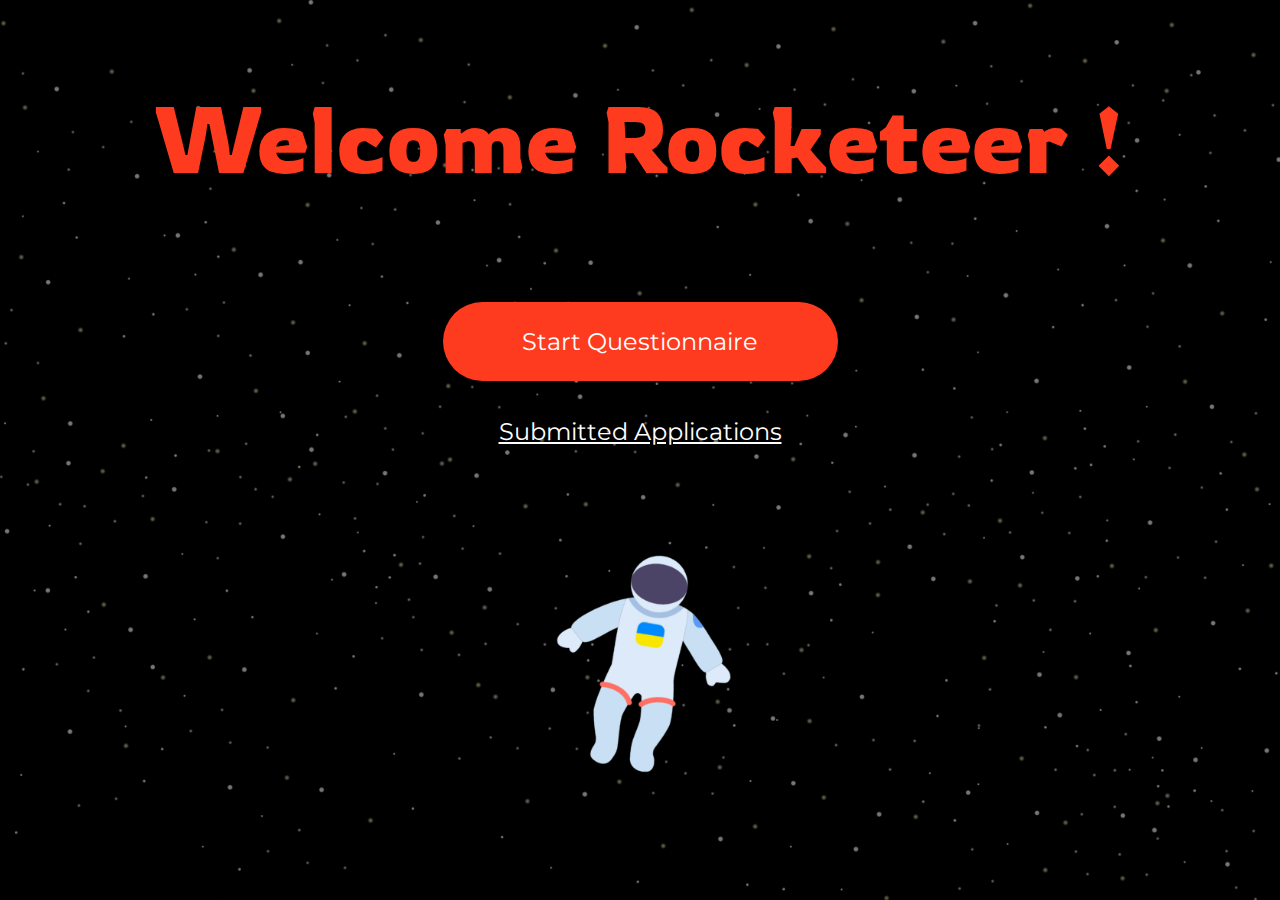
<file: index.html>
<!DOCTYPE html>
<html lang="en">
<head>
    <meta charset="UTF-8">
    <meta http-equiv="X-UA-Compatible" content="IE=edge">
    <meta name="viewport" content="width=device-width, initial-scale=1.0">
    <link rel="stylesheet" href="styles/style.css">
    <title>Document</title>
</head>
<body>
    <section class="MainPage">
            <!-- heading  -->
        <h1 class="Welcome">Welcome Rocketeer !</h1>
        <!-- buttons -->
        <section class="ButtonHolder">
            <a href="./PersonalInformation.html"><button class="Btn PrimaryBtn">Start Questionnaire</button></a>
            <a href="#"><button class="Btn SecondaryBtn">Submitted Applications</button></a>
        </section>
            
        <!-- image container -->
            
        <img class="Astronaut" src="./images/rocketman.png" alt="rocketman" />
    </section>
</body>
</html>
</file>
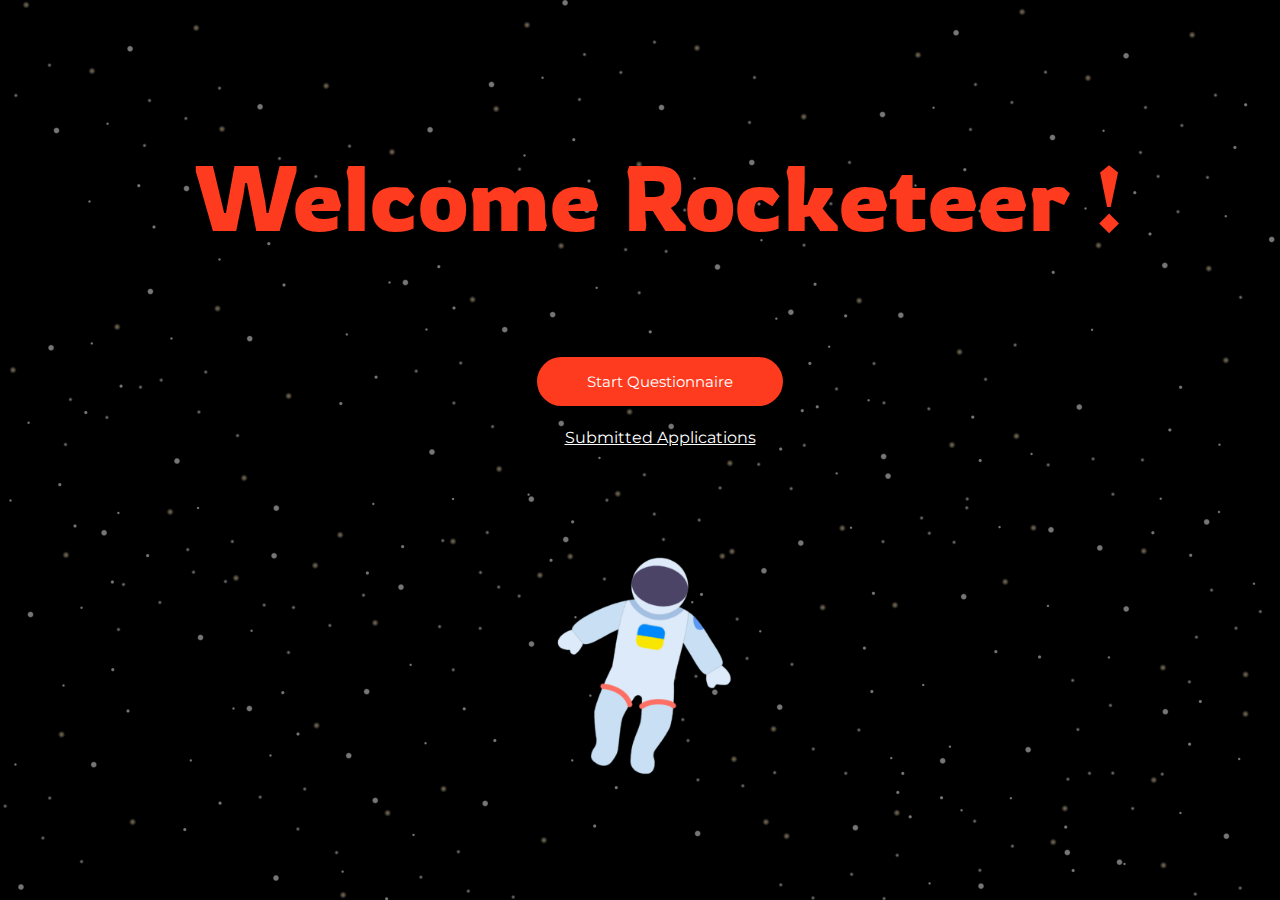
<file: archive/index.html>
<!DOCTYPE html>
<html lang="en">
  <head>
    <meta charset="UTF-8" />
    <meta http-equiv="X-UA-Compatible" content="IE=edge" />
    <meta name="viewport" content="width=device-width, initial-scale=1.0" />
    <title>RedBerry</title>
    <!-- <link rel="stylesheet" href="./styles/reset.css"> -->
    <link rel="stylesheet" href="./styles/style.css" />
  </head>
  <body>
    <header>
      <div>
        <ul>
          <h1 class="welcome">Welcome Rocketeer !</h1>
          <h2 class="butn">
            <a href="#"><button class="btn">Start Questionnaire</button></a>
          </h2>
          <h3 class="butn2">
            <a href="#"><button class="btn2">Submitted Applications</button></a>
          </h3>
        </ul>
      </div>
    </header>
    <div class="image-holder">
      <img class="img" src="./images/rocketman.png" alt="rocketman" />
    </div>
  </body>
</html>
</file>
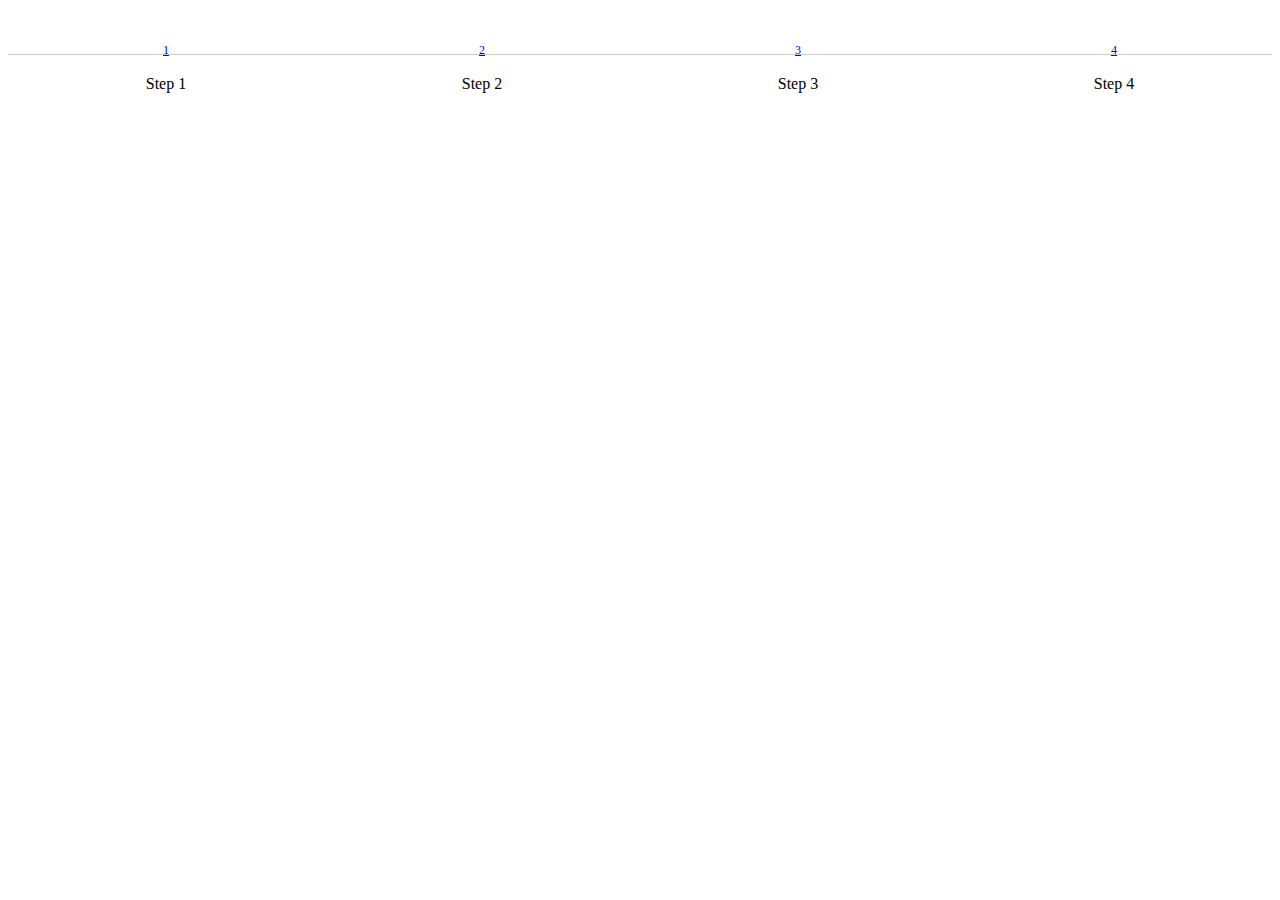
<file: MultiStep/index.html>
<!DOCTYPE html>
<html lang="en">
<head>
    <meta charset="UTF-8">
    <meta http-equiv="X-UA-Compatible" content="IE=edge">
    <meta name="viewport" content="width=device-width, initial-scale=1.0">
    <link rel="stylesheet" href="./style.css">
    <!-- <script src="./skript.js" ></script> -->
    <title>Document</title>
</head>
<body>
    <div class="container">
        <div class="stepwizard">
            <div class="stepwizard-row setup-panel">
                <div class="stepwizard-step">
                    <a href="#step-1" type="button" class="btn btn-primary btn-circle">1</a>
                    <p>Step 1</p>
                </div>
                <div class="stepwizard-step">
                    <a href="#step-2" type="button" class="btn btn-default btn-circle" disabled="disabled">2</a>
                    <p>Step 2</p>
                </div>
                <div class="stepwizard-step">
                    <a href="#step-3" type="button" class="btn btn-default btn-circle" disabled="disabled">3</a>
                    <p>Step 3</p>
                </div>
                 <div class="stepwizard-step">
                    <a href="#step-4" type="button" class="btn btn-default btn-circle" disabled="disabled">4</a>
                    <p>Step 4</p>
                </div>
            </div>
        </div>
        <!-- <form role="form">
            <div class="row setup-content" id="step-1">
                <div class="col-xs-12">
                    <div class="col-md-12">
                        <h3> Step 1</h3>
                        <div class="form-group">
                            <label class="control-label">First Name</label>
                            <input  maxlength="100" type="text" required="required" class="form-control" placeholder="Enter First Name"  />
                        </div>
                        <div class="form-group">
                            <label class="control-label">Last Name</label>
                            <input maxlength="100" type="text" required="required" class="form-control" placeholder="Enter Last Name" />
                        </div>
                        <button class="btn btn-primary nextBtn btn-lg pull-right" type="button" >Next</button>
                    </div>
                </div>
            </div>
            <div class="row setup-content" id="step-2">
                <div class="col-xs-12">
                    <div class="col-md-12">
                        <h3> Step 2</h3>
                        <div class="form-group">
                            <label class="control-label">Company Name</label>
                            <input maxlength="200" type="text" required="required" class="form-control" placeholder="Enter Company Name" />
                        </div>
                        <div class="form-group">
                            <label class="control-label">Company Address</label>
                            <input maxlength="200" type="text" required="required" class="form-control" placeholder="Enter Company Address"  />
                        </div>
                        <button class="btn btn-default prevBtn btn-lg pull-left" type="button" >Prev</button>
                        <button class="btn btn-primary nextBtn btn-lg pull-right" type="button" >Next</button>
                    </div>
                </div>
            </div>
            <div class="row setup-content" id="step-3">
                <div class="col-xs-12">
                    <div class="col-md-12">
                        <h3> Step 3</h3>
                        <div class="form-group">
                            <label class="control-label">Skills</label>
                            <input maxlength="200" type="text" required="required" class="form-control" placeholder="Enter skill or skills" />
                        </div>
                        <div class="form-group">
                            <label class="control-label">Comment</label>
                            <textarea class="form-control" placeholder="Enter Comment" ></textarea>
                        </div>
                        <button class="btn btn-default prevBtn btn-lg pull-left" type="button" >Prev</button>
                        <button class="btn btn-primary nextBtn btn-lg pull-right" type="button" >Next</button>
                    </div>
                </div>
            </div>
            <div class="row setup-content" id="step-4">
                <div class="col-xs-12">
                    <div class="col-md-12">
                        <h3> Step 4</h3>
                        <button class="btn btn-default prevBtn btn-lg pull-left" type="button" >Prev</button>
                        <button class="btn btn-success btn-lg pull-right" type="submit">Finish!</button>
                    </div>
                </div>
            </div>
        </form>
        </div> -->
       
</body>
</html>
</file>
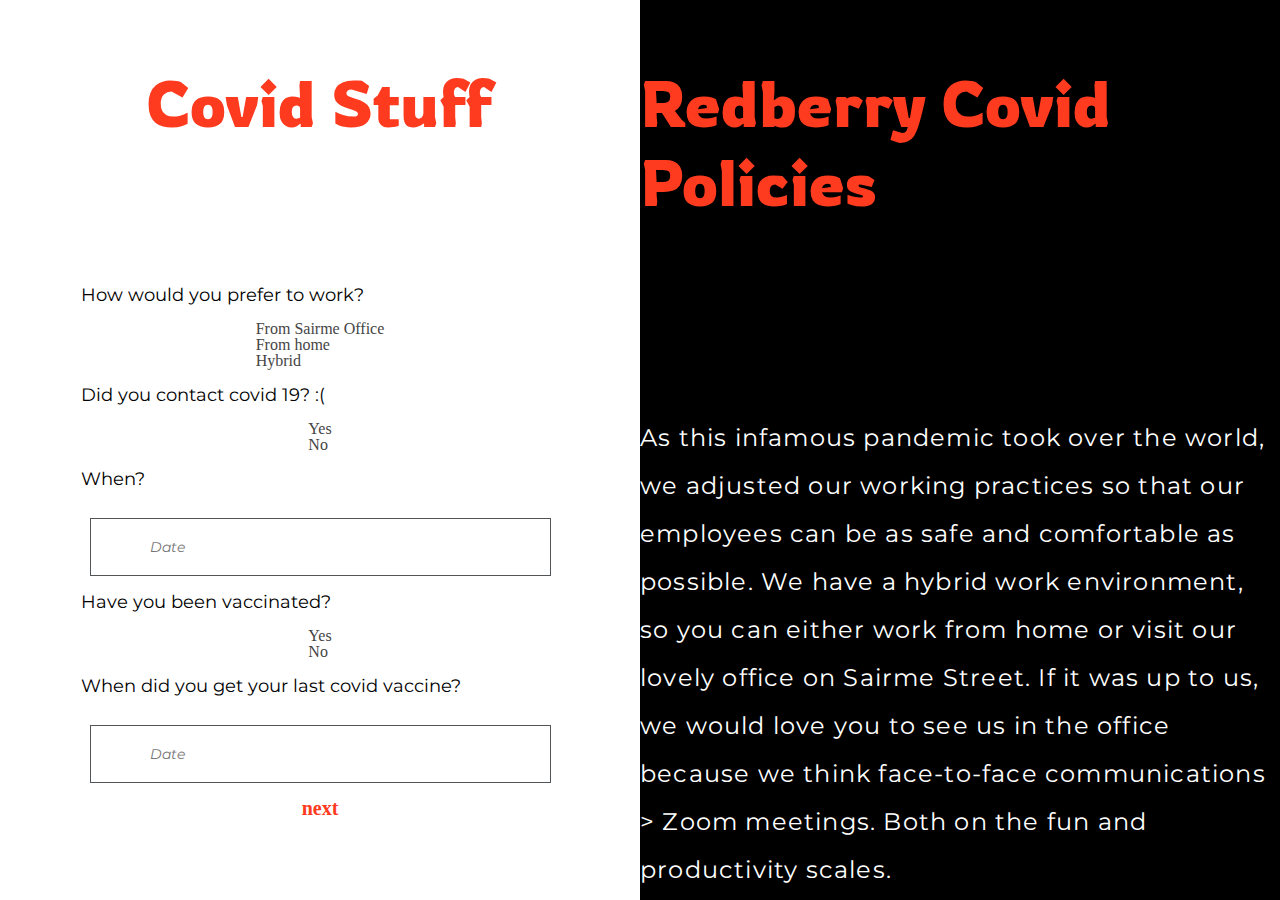
<file: Covid.html>
<!DOCTYPE html>
<html lang="en">
<head>
    <meta charset="UTF-8">
    <meta http-equiv="X-UA-Compatible" content="IE=edge">
    <meta name="viewport" content="width=device-width, initial-scale=1.0">
    <link rel="stylesheet" href="./styles/style.css">
    <title>Covid</title>
</head>
<body>
    <section class="Covid">
        <!-- Form Section -->
        <section class="FormSection">
            <h2>Covid Stuff</h2>

            <!-- Stuff Questions -->
            <section class="form">
            <h3>How would you prefer to work?</h3>
                <ul>
                     <li>From Sairme Office</li>
                     <li>From home</li>
                     <li>Hybrid</li>
                </ul>
            <h3>Did you contact covid 19? :(</h3>
                <ul>
                    <li>Yes</li>
                    <li>No</li>
                </ul>
            <h3>When?</h3>
                <input type="text" placeholder="Date">
            <h3>Have you been vaccinated?</h3>
                <ul>
                    <li>Yes</li>
                    <li>No</li>
                </ul>
            <h3>When did you get your last covid vaccine?</h3>
                <input type="text" placeholder="Date">
        </section>

        <a href="./Submit.html" style="color: #fe3b1f; text-decoration: none; font-size: 20px; margin-top: 15px; font-weight: bold;">next</a>

        </section>
        <!-- Info Section -->
        <section class="InfoSection">
            <h2>Redberry Covid Policies</h2>
            <div class="paragraphWrapper">
                <p>
                    As this infamous pandemic took over the world, we adjusted our working practices so that our employees can be as safe and comfortable as possible. We have a hybrid work environment, so you can either work from home or visit our lovely office on Sairme Street. If it was up to us, we would love you to see us in the office because we think face-to-face communications > Zoom meetings. Both on the fun and productivity scales. 
                </p>
            </div>
        </section>
    </section>
</body>
</html>
</file>
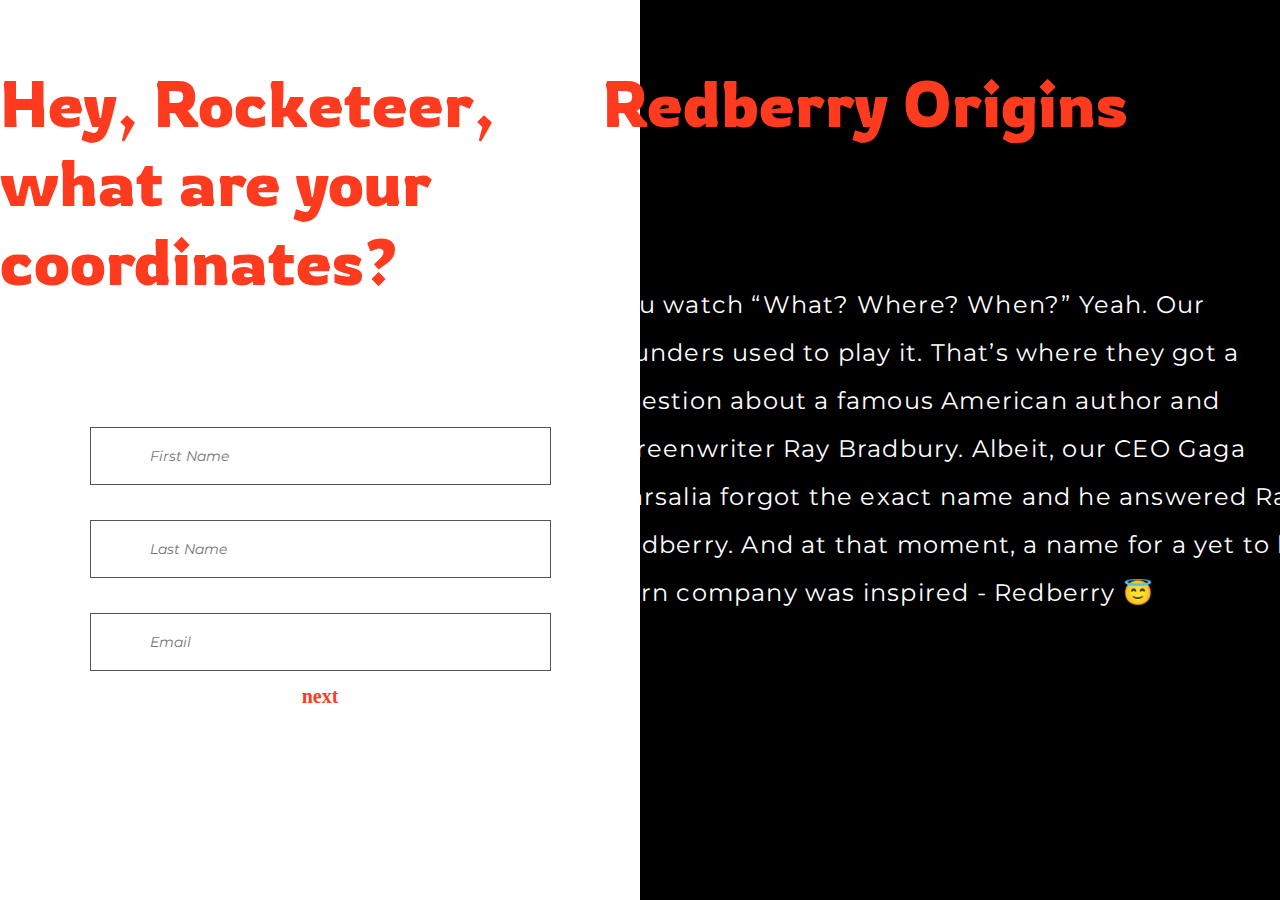
<file: PersonalInformation.html>
<!DOCTYPE html>
<html lang="en">
  <head>
    <meta charset="UTF-8" />
    <meta http-equiv="X-UA-Compatible" content="IE=edge" />
    <meta name="viewport" content="width=device-width, initial-scale=1.0" />
    <link rel="stylesheet" href="./styles/style.css" />
    <title>Personal Information</title>
  </head>
  <body>
    <section class="PersonalInformation">
      <!-- form section -->
      <section class="FormSection">
        <!-- heading -->

        <!-- design is poor and there are no hierarchy of headings, wanted to user h1 below but headings on this page are similar -->
        <h2>Hey, Rocketeer, what are your coordinates?</h1>
        

        <!-- form -->
          <form class="form" action="" method="post">
              <input class="name" type="text" placeholder="First Name">
              <input class="lastname" type="text" placeholder="Last Name">
              <input class="email" type="email" placeholder="Email">
              

             <a href="./TechnicalSkillset.html" style="color: #fe3b1f; text-decoration: none; font-size: 20px; margin-top: 15px; font-weight: bold;">next</a>

          </form>
        <!-- navigation -->
      </section>
      <!-- info section -->
      
      <section class="InfoSection">
        <h2>Redberry Origins </h2>
        <div class="paragraphWrapper">
          <p>You watch “What? Where? When?” Yeah. Our <br> founders used to play it. That’s where they got a <br> question about a famous American author and <br> screenwriter Ray Bradbury. Albeit, our CEO Gaga <br> Darsalia forgot the exact name and he answered Ray <br> Redberry. And at that moment, a name for a yet to be <br> born company was inspired - Redberry 😇</p>
        </div>
      </section>
    </section>
  </body>
</html>
</file>
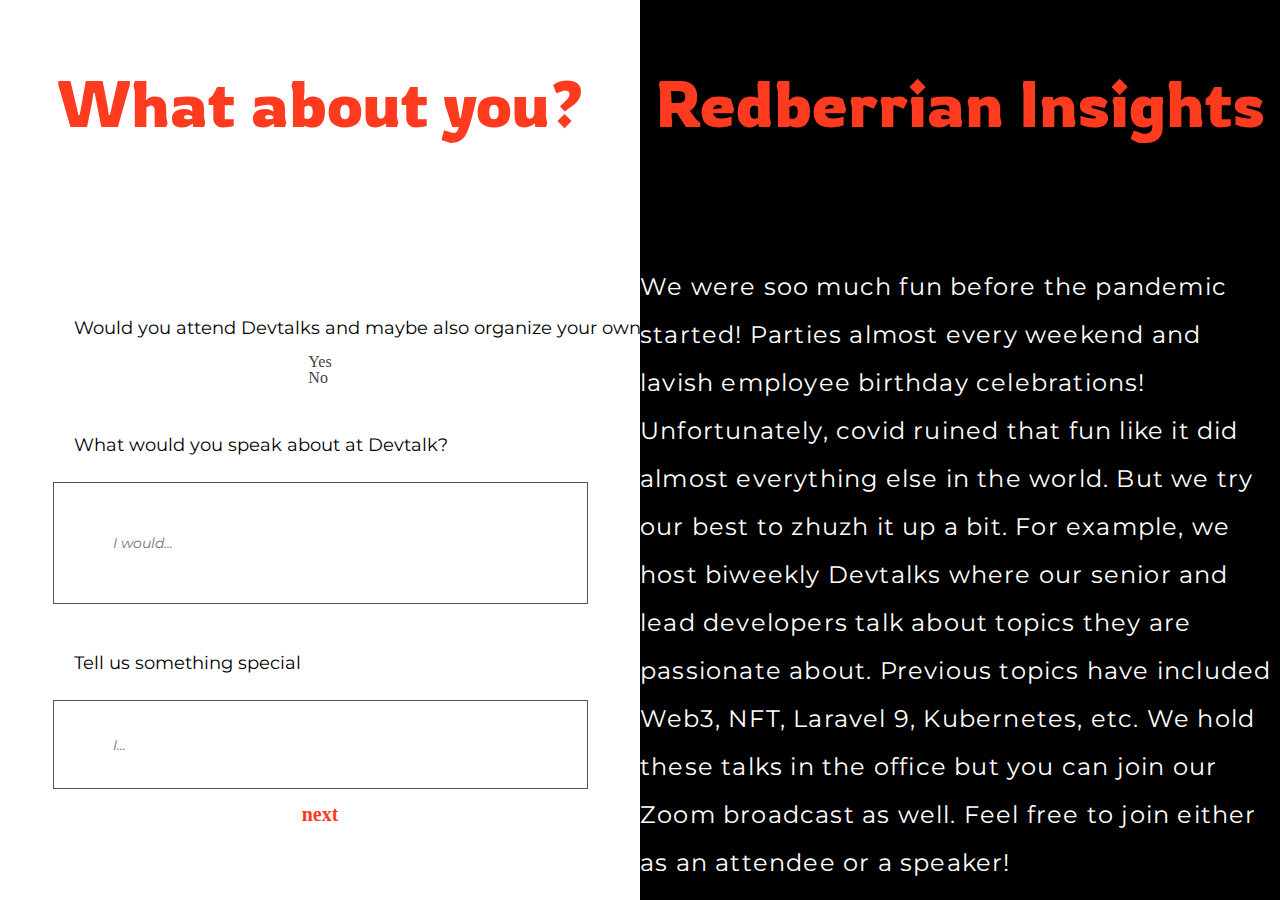
<file: RedberrianInsights.html>
<!DOCTYPE html>
<html lang="en">
<head>
    <meta charset="UTF-8">
    <meta http-equiv="X-UA-Compatible" content="IE=edge">
    <meta name="viewport" content="width=device-width, initial-scale=1.0">
    <link rel="stylesheet" href="./styles/style.css">
    <title>Redberrian Insights</title>
</head>
<body>
    <section class="redberrianInsights">
        <section class="FormSection">
            <!-- heading -->
            <h2>What about you?</h2>

            <!-- form -->
            <section class="form">
                <h3>Would you attend Devtalks and maybe also organize your own?</h3>
                <ul>
                    <li>Yes</li>
                    <li>No</li>
                </ul>
                <h3>What would you speak about at Devtalk?</h3>
                <input class="input1" type="text" placeholder="I would...">
                <h3>Tell us something special</h3>
                <input class="input2" type="text" placeholder="I...">
            </section>

            <a href="./Covid.html" style="color: #fe3b1f; text-decoration: none; font-size: 20px; margin-top: 15px; font-weight: bold;">next</a>

        </section>

        <!-- Info Section -->
        <section class="InfoSection">
            <h2>Redberrian Insights</h2>
            <div class="paragraphWrapper">
                <p>We were soo much fun before the pandemic started! Parties almost every weekend and lavish employee birthday celebrations! Unfortunately, covid ruined that fun like it did almost everything else in the world. But we try our best to zhuzh it up a bit. For example, we host biweekly Devtalks where our senior and lead developers talk about topics they are passionate about. Previous topics have included Web3, NFT, Laravel 9, Kubernetes, etc. We hold these talks in the office but you can join our Zoom broadcast as well. Feel free to join either as an attendee or a speaker!</p>
            </div>

        </section>
    </section>
</body>
</html>
</file>
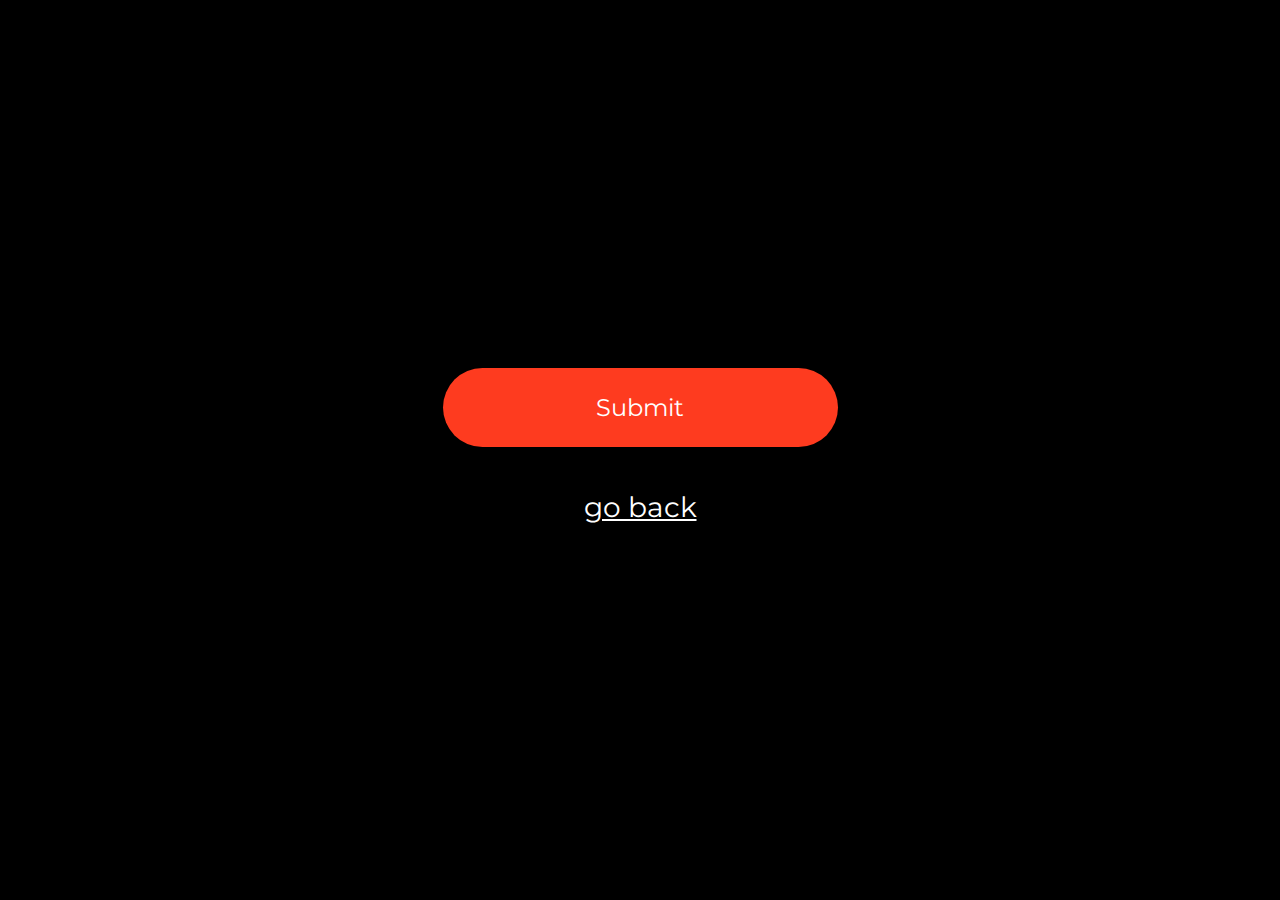
<file: Submit.html>
<!DOCTYPE html>
<html lang="en">
<head>
    <meta charset="UTF-8">
    <meta http-equiv="X-UA-Compatible" content="IE=edge">
    <meta name="viewport" content="width=device-width, initial-scale=1.0">
    <link rel="stylesheet" href="./styles/style.css">
    <title>Submit</title>
</head>
<body>
    <section class="submit">
        <a href="./Thanks.html"><button class="Btn PrimaryBtn">Submit</button></a>
        <a href="./index.html"><button class="Btn SecondaryBtn">go back</button></a>
    </section>
</body>
</html>
</file>
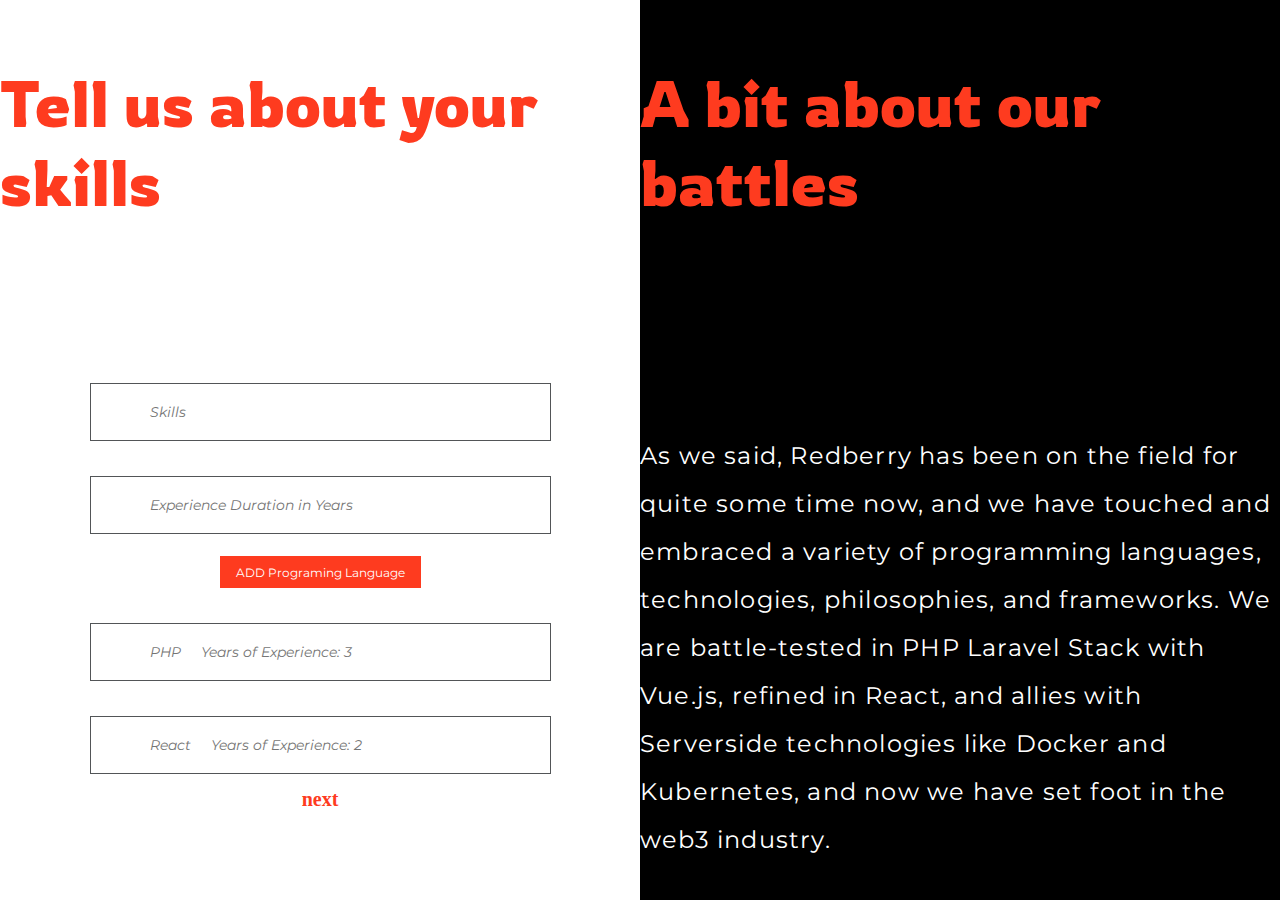
<file: TechnicalSkillset.html>
<!DOCTYPE html>
<html lang="en">
<head>
    <meta charset="UTF-8">
    <meta http-equiv="X-UA-Compatible" content="IE=edge">
    <meta name="viewport" content="width=device-width, initial-scale=1.0">
    <title>Technical Skillset</title>
    <link rel="stylesheet" href="styles/style.css">
</head>
<body>
    <section class="TechnicalSkillset">
        <!-- Form Section -->
        <section class="FormSection">
            <h2>Tell us about your skills</h2>
            <!-- Form -->
            <form class="form" action="" method="post">
                <input type="text" placeholder="Skills">
                <input  type="text" placeholder="Experience Duration in Years">
                <button class="btn">ADD Programing Language</button>
                <input type="text" placeholder="PHP     Years of Experience: 3">
                <input type="text" placeholder="React     Years of Experience: 2">

                <a href="./RedberrianInsights.html" style="color: #fe3b1f; text-decoration: none; font-size: 20px; margin-top: 15px; font-weight: bold;">next</a>

        </section>
        <!-- Info Section -->
        <section class="InfoSection">
            <h2>A bit about our battles</h2>
            <div class="paragraphWrapper">
                <p>
                    As we said, Redberry has been on the field for quite some time now, and we have touched and embraced a variety of programming languages, technologies, philosophies, and frameworks. We are battle-tested in PHP Laravel Stack with Vue.js, refined in React, and allies with Serverside technologies like Docker and Kubernetes, and now we have set foot in the web3 industry.
                </p>
            </div>
        </section>
    </section>
</body>
</html>
</file>
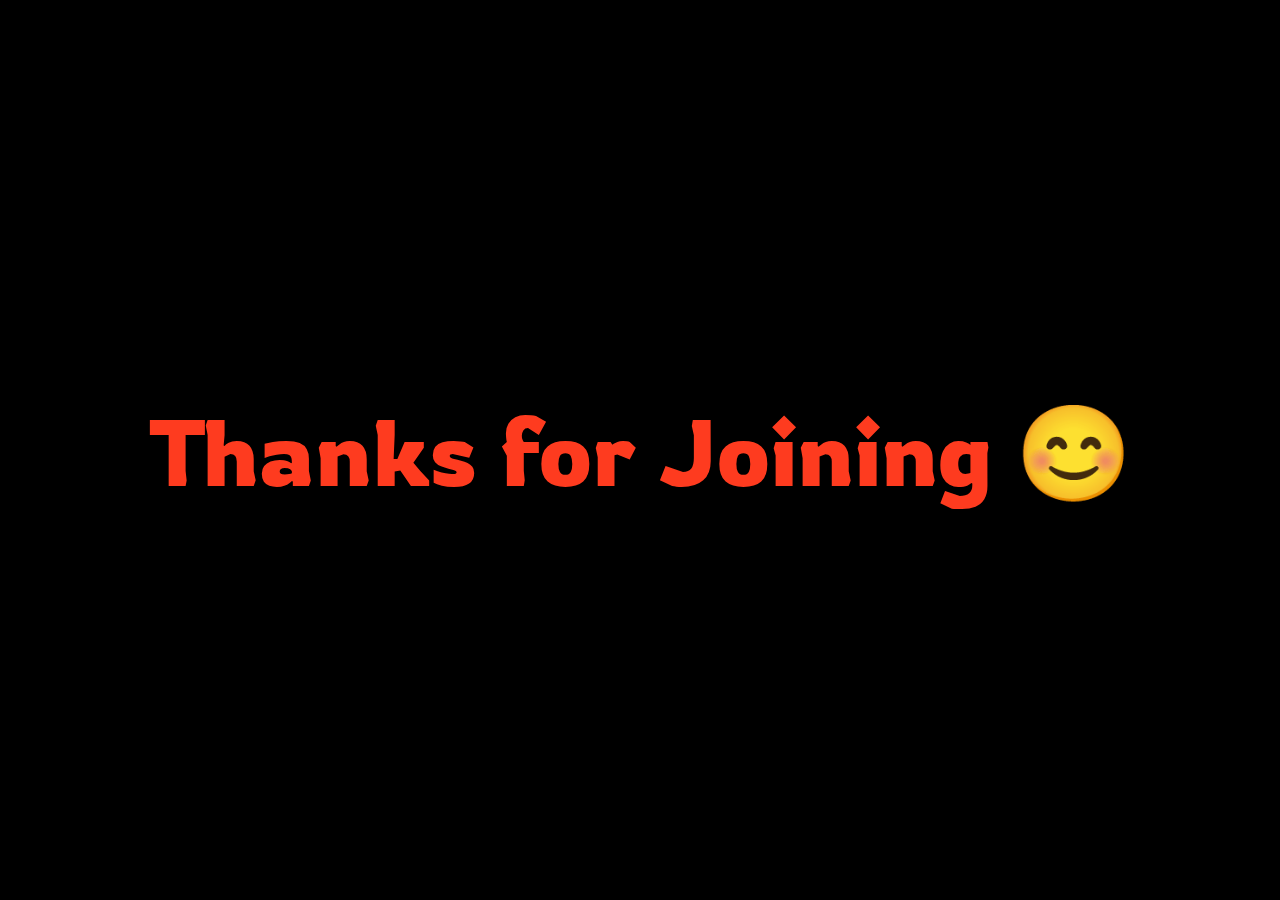
<file: Thanks.html>
<!DOCTYPE html>
<html lang="en">
<head>
    <meta charset="UTF-8">
    <meta http-equiv="X-UA-Compatible" content="IE=edge">
    <meta name="viewport" content="width=device-width, initial-scale=1.0">
    <link rel="stylesheet" href="./styles/style.css">
    <title>Thanks</title>
</head>
<body>
    <section class="thankspage">
        <h1 class="Welcome">Thanks for Joining 😊</h1>
    </section>
</body>
</html>
</file>
<file: archive/styles/style.css>
@import url("https://fonts.googleapis.com/css2?family=Rowdies&display=swap");
@import url("https://fonts.googleapis.com/css2?family=Montserrat&display=swap");
body {
  background: black;
  background-image: url(../images/stars.png);
  overflow-y: hidden;
}

header {
  display: -webkit-box;
  display: -ms-flexbox;
  display: flex;
  -webkit-box-pack: center;
      -ms-flex-pack: center;
          justify-content: center;
  -webkit-box-align: center;
      -ms-flex-align: center;
          align-items: center;
}

h1 {
  font-family: "Rowdies", cursive;
  font-style: normal;
  font-weight: normal;
  font-size: 96px;
  line-height: 119px;
}

button {
  font-family: "Montserrat", sans-serif;
}

.welcome {
  padding-top: 70px;
  color: #fe3b1f;
  font-size: 90px;
  margin-bottom: 100px;
}

.butn {
  display: -webkit-box;
  display: -ms-flexbox;
  display: flex;
  -webkit-box-pack: center;
      -ms-flex-pack: center;
          justify-content: center;
  -webkit-box-align: center;
      -ms-flex-align: center;
          align-items: center;
}

.btn {
  text-align: center;
  padding: 15px 50px;
  background-color: #fe3b1f;
  border: none;
  border-radius: 30px;
  -webkit-transition: 0.6s ease;
  transition: 0.6s ease;
  color: white;
  font-size: 15px;
}

.btn:hover {
  -webkit-transform: scale(1.1);
          transform: scale(1.1);
}

.butn2 {
  display: -webkit-box;
  display: -ms-flexbox;
  display: flex;
  -webkit-box-pack: center;
      -ms-flex-pack: center;
          justify-content: center;
  -webkit-box-align: center;
      -ms-flex-align: center;
          align-items: center;
}

.btn2 {
  text-align: center;
  background: none;
  color: white;
  border: none;
  text-decoration: underline;
  font-size: 16px;
}

.image-holder {
  display: -webkit-box;
  display: -ms-flexbox;
  display: flex;
  -webkit-box-pack: center;
      -ms-flex-pack: center;
          justify-content: center;
}

.image-holder .img {
  width: 409px;
}
/*# sourceMappingURL=style.css.map */
</file>
<file: styles/style.css>
/* http://meyerweb.com/eric/tools/css/reset/
   v2.0-modified | 20110126
   License: none (public domain)
*/
@import url("https://fonts.googleapis.com/css2?family=Rowdies&display=swap");
@import url("https://fonts.googleapis.com/css2?family=Montserrat&display=swap");
@import url("https://fonts.googleapis.com/css2?family=Montserrat:ital@1&display=swap");
html,
body,
div,
span,
applet,
object,
iframe,
h1,
h2,
h3,
h4,
h5,
h6,
p,
blockquote,
pre,
a,
abbr,
acronym,
address,
big,
cite,
code,
del,
dfn,
em,
img,
ins,
kbd,
q,
s,
samp,
small,
strike,
strong,
sub,
sup,
tt,
var,
b,
u,
i,
center,
dl,
dt,
dd,
ol,
ul,
li,
fieldset,
form,
label,
legend,
table,
caption,
tbody,
tfoot,
thead,
tr,
th,
td,
article,
aside,
canvas,
details,
embed,
figure,
figcaption,
footer,
header,
hgroup,
menu,
nav,
output,
ruby,
section,
summary,
time,
mark,
audio,
video {
  margin: 0;
  padding: 0;
  border: 0;
  font-size: 100%;
  font: inherit;
  vertical-align: baseline;
}

/* make sure to set some focus styles for accessibility */
:focus {
  outline: 0;
}

/* HTML5 display-role reset for older browsers */
article,
aside,
details,
figcaption,
figure,
footer,
header,
hgroup,
menu,
nav,
section {
  display: block;
}

body {
  line-height: 1;
}

ol,
ul {
  list-style: none;
}

blockquote,
q {
  quotes: none;
}

blockquote:before,
blockquote:after,
q:before,
q:after {
  content: "";
  content: none;
}

table {
  border-collapse: collapse;
  border-spacing: 0;
}

input[type="search"]::-webkit-search-cancel-button,
input[type="search"]::-webkit-search-decoration,
input[type="search"]::-webkit-search-results-button,
input[type="search"]::-webkit-search-results-decoration {
  -webkit-appearance: none;
  -moz-appearance: none;
}

input[type="search"] {
  -webkit-appearance: none;
  -moz-appearance: none;
  -webkit-box-sizing: content-box;
  box-sizing: content-box;
}

textarea {
  overflow: auto;
  vertical-align: top;
  resize: vertical;
}

/**
 * Correct `inline-block` display not defined in IE 6/7/8/9 and Firefox 3.
 */
audio,
canvas,
video {
  display: inline-block;
  *display: inline;
  *zoom: 1;
  max-width: 100%;
}

/**
 * Prevent modern browsers from displaying `audio` without controls.
 * Remove excess height in iOS 5 devices.
 */
audio:not([controls]) {
  display: none;
  height: 0;
}

/**
 * Address styling not present in IE 7/8/9, Firefox 3, and Safari 4.
 * Known issue: no IE 6 support.
 */
[hidden] {
  display: none;
}

/**
 * 1. Correct text resizing oddly in IE 6/7 when body `font-size` is set using
 *    `em` units.
 * 2. Prevent iOS text size adjust after orientation change, without disabling
 *    user zoom.
 */
html {
  font-size: 100%;
  /* 1 */
  -webkit-text-size-adjust: 100%;
  /* 2 */
  -ms-text-size-adjust: 100%;
  /* 2 */
}

/**
 * Address `outline` inconsistency between Chrome and other browsers.
 */
a:focus {
  outline: thin dotted;
}

/**
 * Improve readability when focused and also mouse hovered in all browsers.
 */
a:active,
a:hover {
  outline: 0;
}

/**
 * 1. Remove border when inside `a` element in IE 6/7/8/9 and Firefox 3.
 * 2. Improve image quality when scaled in IE 7.
 */
img {
  border: 0;
  /* 1 */
  -ms-interpolation-mode: bicubic;
  /* 2 */
}

/**
 * Address margin not present in IE 6/7/8/9, Safari 5, and Opera 11.
 */
figure {
  margin: 0;
}

/**
 * Correct margin displayed oddly in IE 6/7.
 */
form {
  margin: 0;
}

/**
 * Define consistent border, margin, and padding.
 */
fieldset {
  border: 1px solid #c0c0c0;
  margin: 0 2px;
  padding: 0.35em 0.625em 0.75em;
}

/**
 * 1. Correct color not being inherited in IE 6/7/8/9.
 * 2. Correct text not wrapping in Firefox 3.
 * 3. Correct alignment displayed oddly in IE 6/7.
 */
legend {
  border: 0;
  /* 1 */
  padding: 0;
  white-space: normal;
  /* 2 */
  *margin-left: -7px;
  /* 3 */
}

/**
 * 1. Correct font size not being inherited in all browsers.
 * 2. Address margins set differently in IE 6/7, Firefox 3+, Safari 5,
 *    and Chrome.
 * 3. Improve appearance and consistency in all browsers.
 */
button,
input,
select,
textarea {
  font-size: 100%;
  /* 1 */
  margin: 0;
  /* 2 */
  vertical-align: baseline;
  /* 3 */
  *vertical-align: middle;
  /* 3 */
}

/**
 * Address Firefox 3+ setting `line-height` on `input` using `!important` in
 * the UA stylesheet.
 */
button,
input {
  line-height: normal;
}

/**
 * Address inconsistent `text-transform` inheritance for `button` and `select`.
 * All other form control elements do not inherit `text-transform` values.
 * Correct `button` style inheritance in Chrome, Safari 5+, and IE 6+.
 * Correct `select` style inheritance in Firefox 4+ and Opera.
 */
button,
select {
  text-transform: none;
}

/**
 * 1. Avoid the WebKit bug in Android 4.0.* where (2) destroys native `audio`
 *    and `video` controls.
 * 2. Correct inability to style clickable `input` types in iOS.
 * 3. Improve usability and consistency of cursor style between image-type
 *    `input` and others.
 * 4. Remove inner spacing in IE 7 without affecting normal text inputs.
 *    Known issue: inner spacing remains in IE 6.
 */
button,
html input[type="button"],
input[type="reset"],
input[type="submit"] {
  -webkit-appearance: button;
  /* 2 */
  cursor: pointer;
  /* 3 */
  *overflow: visible;
  /* 4 */
}

/**
 * Re-set default cursor for disabled elements.
 */
button[disabled],
html input[disabled] {
  cursor: default;
}

/**
 * 1. Address box sizing set to content-box in IE 8/9.
 * 2. Remove excess padding in IE 8/9.
 * 3. Remove excess padding in IE 7.
 *    Known issue: excess padding remains in IE 6.
 */
input[type="checkbox"],
input[type="radio"] {
  -webkit-box-sizing: border-box;
          box-sizing: border-box;
  /* 1 */
  padding: 0;
  /* 2 */
  *height: 13px;
  /* 3 */
  *width: 13px;
  /* 3 */
}

/**
 * 1. Address `appearance` set to `searchfield` in Safari 5 and Chrome.
 * 2. Address `box-sizing` set to `border-box` in Safari 5 and Chrome
 *    (include `-moz` to future-proof).
 */
input[type="search"] {
  -webkit-appearance: textfield;
  /* 1 */
  -webkit-box-sizing: content-box;
  /* 2 */
  box-sizing: content-box;
}

/**
 * Remove inner padding and search cancel button in Safari 5 and Chrome
 * on OS X.
 */
input[type="search"]::-webkit-search-cancel-button,
input[type="search"]::-webkit-search-decoration {
  -webkit-appearance: none;
}

/**
 * Remove inner padding and border in Firefox 3+.
 */
button::-moz-focus-inner,
input::-moz-focus-inner {
  border: 0;
  padding: 0;
}

/**
 * 1. Remove default vertical scrollbar in IE 6/7/8/9.
 * 2. Improve readability and alignment in all browsers.
 */
textarea {
  overflow: auto;
  /* 1 */
  vertical-align: top;
  /* 2 */
}

/**
 * Remove most spacing between table cells.
 */
table {
  border-collapse: collapse;
  border-spacing: 0;
}

html,
button,
input,
select,
textarea {
  color: #222;
}

::-moz-selection {
  background: #b3d4fc;
  text-shadow: none;
}

::selection {
  background: #b3d4fc;
  text-shadow: none;
}

img {
  vertical-align: middle;
}

fieldset {
  border: 0;
  margin: 0;
  padding: 0;
}

textarea {
  resize: vertical;
}

.chromeframe {
  margin: 0.2em 0;
  background: #ccc;
  color: #000;
  padding: 0.2em 0;
}

.MainPage {
  background-color: #000;
  background-image: url(../images/stars.png);
  background-repeat: no-repeat;
  background-size: cover;
  background-position: center;
  width: 100%;
  height: 100vh;
  display: -webkit-box;
  display: -ms-flexbox;
  display: flex;
  -webkit-box-orient: vertical;
  -webkit-box-direction: normal;
      -ms-flex-direction: column;
          flex-direction: column;
  -webkit-box-pack: center;
      -ms-flex-pack: center;
          justify-content: center;
  -webkit-box-align: center;
      -ms-flex-align: center;
          align-items: center;
}

.MainPage h1 {
  color: #fe3b1f;
  font-size: 94px;
  line-height: 119px;
}

.MainPage .ButtonHolder {
  display: -webkit-box;
  display: -ms-flexbox;
  display: flex;
  -webkit-box-orient: vertical;
  -webkit-box-direction: normal;
      -ms-flex-direction: column;
          flex-direction: column;
  -webkit-box-pack: center;
      -ms-flex-pack: center;
          justify-content: center;
  -webkit-box-align: center;
      -ms-flex-align: center;
          align-items: center;
  margin-top: 105px;
}

.MainPage .ButtonHolder .PrimaryBtn {
  width: 395px;
  height: 79px;
  background-color: #fe3b1f;
  color: #fff;
  border-radius: 50px;
  border: none;
  font-size: 24px;
}

.MainPage .ButtonHolder .PrimaryBtn:hover {
  background-color: #fe3d1fde;
}

.MainPage .ButtonHolder .SecondaryBtn {
  width: 338px;
  height: 66px;
  margin-top: 18px;
  border: none;
  background-color: transparent;
  color: #fff;
  text-decoration: underline;
  font-size: 24px;
}

.MainPage .Astronaut {
  width: 409.92px;
}

.form {
  display: -webkit-box;
  display: -ms-flexbox;
  display: flex;
  -webkit-box-orient: vertical;
  -webkit-box-direction: normal;
      -ms-flex-direction: column;
          flex-direction: column;
  -webkit-box-pack: center;
      -ms-flex-pack: center;
          justify-content: center;
  -webkit-box-align: center;
      -ms-flex-align: center;
          align-items: center;
  color: #454545;
  margin-top: 126px;
}

.form input {
  width: 455px;
  height: 54px;
  border: 1px solid #525557;
  margin-top: 35px;
}

.form input.name {
  margin-top: 0px;
}

.form input::-webkit-input-placeholder {
  font-family: "Montserrat", sans-serif;
  font-style: italic;
  padding-left: 57px;
  padding-top: 17px;
  font-size: 14px;
}

.form input:-ms-input-placeholder {
  font-family: "Montserrat", sans-serif;
  font-style: italic;
  padding-left: 57px;
  padding-top: 17px;
  font-size: 14px;
}

.form input::-ms-input-placeholder {
  font-family: "Montserrat", sans-serif;
  font-style: italic;
  padding-left: 57px;
  padding-top: 17px;
  font-size: 14px;
}

.form input::placeholder {
  font-family: "Montserrat", sans-serif;
  font-style: italic;
  padding-left: 57px;
  padding-top: 17px;
  font-size: 14px;
}

.form .navigation {
  margin-top: 20%;
  width: 231px;
  height: 19px;
  background-color: red;
}

.PersonalInformation {
  background-color: #407d99;
  height: 100vh;
  display: -webkit-box;
  display: -ms-flexbox;
  display: flex;
  -webkit-box-orient: horizontal;
  -webkit-box-direction: normal;
      -ms-flex-direction: row;
          flex-direction: row;
}

.PersonalInformation h2 {
  margin-top: 10%;
}

.PersonalInformation .FormSection {
  background-color: #fff;
  width: 50vw;
  height: 100vh;
  display: -webkit-box;
  display: -ms-flexbox;
  display: flex;
  -webkit-box-orient: vertical;
  -webkit-box-direction: normal;
      -ms-flex-direction: column;
          flex-direction: column;
  -webkit-box-pack: start;
      -ms-flex-pack: start;
          justify-content: flex-start;
  -webkit-box-align: center;
      -ms-flex-align: center;
          align-items: center;
}

.PersonalInformation .InfoSection {
  background-color: #000;
  width: 50vw;
  height: 100vh;
  display: -webkit-box;
  display: -ms-flexbox;
  display: flex;
  -webkit-box-orient: vertical;
  -webkit-box-direction: normal;
      -ms-flex-direction: column;
          flex-direction: column;
  -webkit-box-pack: start;
      -ms-flex-pack: start;
          justify-content: flex-start;
  -webkit-box-align: center;
      -ms-flex-align: center;
          align-items: center;
}

.PersonalInformation .InfoSection h2 {
  text-align: left;
  width: 716px;
}

.PersonalInformation h2 {
  line-height: 79px;
  max-width: 716px;
}

.PersonalInformation .paragraphWrapper {
  margin-top: 3px;
  display: -webkit-box;
  display: -ms-flexbox;
  display: flex;
  -webkit-box-align: center;
      -ms-flex-align: center;
          align-items: center;
  min-width: 705px;
  min-height: 606px;
}

.PersonalInformation p {
  color: #fff;
  line-height: 48px;
  letter-spacing: 0.05em;
  font-size: 24px;
}

.PersonalInformation .stepwizard-row {
  display: table-row;
}

.PersonalInformation .stepwizard {
  display: table;
  width: 100%;
  position: relative;
}

.PersonalInformation .stepwizard-row:before {
  top: 14px;
  bottom: 0;
  position: absolute;
  content: " ";
  width: 100%;
  height: 1px;
  background-color: #ccc;
  z-order: 0;
}

.PersonalInformation .stepwizard-step {
  display: table-cell;
  text-align: center;
  position: relative;
}

.PersonalInformation .btn-circle {
  width: 30px;
  height: 30px;
  text-align: center;
  padding: 6px 0;
  font-size: 12px;
  line-height: 1.428571429;
  border-radius: 15px;
}

.TechnicalSkillset {
  height: 100vh;
  display: -webkit-box;
  display: -ms-flexbox;
  display: flex;
  -webkit-box-orient: horizontal;
  -webkit-box-direction: normal;
      -ms-flex-direction: row;
          flex-direction: row;
}

.TechnicalSkillset h2 {
  margin-top: 10%;
  line-height: 79px;
  max-width: 716px;
}

.TechnicalSkillset .FormSection {
  background-color: #fff;
  width: 50vw;
  height: 100vh;
  display: -webkit-box;
  display: -ms-flexbox;
  display: flex;
  -webkit-box-orient: vertical;
  -webkit-box-direction: normal;
      -ms-flex-direction: column;
          flex-direction: column;
  -webkit-box-pack: start;
      -ms-flex-pack: start;
          justify-content: flex-start;
  -webkit-box-align: center;
      -ms-flex-align: center;
          align-items: center;
}

.TechnicalSkillset .InfoSection {
  background-color: #000;
  width: 50vw;
  height: 100vh;
  display: -webkit-box;
  display: -ms-flexbox;
  display: flex;
  -webkit-box-orient: vertical;
  -webkit-box-direction: normal;
      -ms-flex-direction: column;
          flex-direction: column;
  -webkit-box-pack: start;
      -ms-flex-pack: start;
          justify-content: flex-start;
  -webkit-box-align: center;
      -ms-flex-align: center;
          align-items: center;
}

.TechnicalSkillset .InfoSection h2 {
  text-align: left;
}

.TechnicalSkillset .paragraphWrapper {
  margin-top: 3px;
  display: -webkit-box;
  display: -ms-flexbox;
  display: flex;
  -webkit-box-align: center;
      -ms-flex-align: center;
          align-items: center;
  max-width: 705px;
  max-height: 606px;
}

.TechnicalSkillset p {
  color: #fff;
  line-height: 48px;
  letter-spacing: 0.05em;
  font-size: 24px;
  margin-top: 240px;
}

.TechnicalSkillset .btn {
  width: 201px;
  height: 32px;
  margin-top: 22px;
  background-color: #fe3b1f;
  color: #fff;
  border: none;
  font-size: 12px;
}

.Covid {
  height: 100vh;
  display: -webkit-box;
  display: -ms-flexbox;
  display: flex;
  -webkit-box-orient: horizontal;
  -webkit-box-direction: normal;
      -ms-flex-direction: row;
          flex-direction: row;
}

.Covid h2 {
  margin-top: 10%;
  line-height: 79px;
  max-width: 788px;
}

.Covid .FormSection {
  background-color: #fff;
  width: 50vw;
  height: 100vh;
  display: -webkit-box;
  display: -ms-flexbox;
  display: flex;
  -webkit-box-orient: vertical;
  -webkit-box-direction: normal;
      -ms-flex-direction: column;
          flex-direction: column;
  -webkit-box-pack: start;
      -ms-flex-pack: start;
          justify-content: flex-start;
  -webkit-box-align: center;
      -ms-flex-align: center;
          align-items: center;
}

.Covid .InfoSection {
  background-color: #000;
  width: 50vw;
  height: 100vh;
  display: -webkit-box;
  display: -ms-flexbox;
  display: flex;
  -webkit-box-orient: vertical;
  -webkit-box-direction: normal;
      -ms-flex-direction: column;
          flex-direction: column;
  -webkit-box-pack: start;
      -ms-flex-pack: start;
          justify-content: flex-start;
  -webkit-box-align: center;
      -ms-flex-align: center;
          align-items: center;
}

.Covid .InfoSection h2 {
  text-align: left;
}

.Covid .paragraphWrapper {
  margin-top: 3px;
  display: -webkit-box;
  display: -ms-flexbox;
  display: flex;
  -webkit-box-align: center;
      -ms-flex-align: center;
          align-items: center;
  max-width: 705px;
  max-height: 606px;
}

.Covid p {
  color: #fff;
  line-height: 48px;
  letter-spacing: 0.05em;
  font-size: 24px;
  margin-top: 251px;
}

.Covid h3 {
  font-size: 18px;
  line-height: 22px;
  width: 645px;
  height: 52px;
  display: -webkit-box;
  display: -ms-flexbox;
  display: flex;
  -webkit-box-align: center;
      -ms-flex-align: center;
          align-items: center;
  margin-left: 166px;
}

.Covid input {
  margin-top: 13px;
}

.submit {
  display: -webkit-box;
  display: -ms-flexbox;
  display: flex;
  -webkit-box-orient: vertical;
  -webkit-box-direction: normal;
      -ms-flex-direction: column;
          flex-direction: column;
  -webkit-box-pack: center;
      -ms-flex-pack: center;
          justify-content: center;
  -webkit-box-align: center;
      -ms-flex-align: center;
          align-items: center;
  background-color: #000;
  width: 100%;
  height: 100vh;
}

.submit .PrimaryBtn {
  width: 395px;
  height: 79px;
  background-color: #fe3b1f;
  color: #fff;
  border-radius: 50px;
  font-size: 24px;
  border: none;
}

.submit .SecondaryBtn {
  width: 190px;
  height: 50px;
  margin-top: 35px;
  border: none;
  background-color: transparent;
  color: #fff;
  text-decoration: underline;
  font-size: 28px;
}

.thankspage {
  background-color: #000;
  color: #fe3b1f;
  font-size: 94px;
  line-height: 119px;
  display: -webkit-box;
  display: -ms-flexbox;
  display: flex;
  -webkit-box-pack: center;
      -ms-flex-pack: center;
          justify-content: center;
  -webkit-box-align: center;
      -ms-flex-align: center;
          align-items: center;
  width: 100%;
  height: 100vh;
}

.redberrianInsights {
  height: 100vh;
  display: -webkit-box;
  display: -ms-flexbox;
  display: flex;
  -webkit-box-orient: horizontal;
  -webkit-box-direction: normal;
      -ms-flex-direction: row;
          flex-direction: row;
}

.redberrianInsights h2 {
  margin-top: 10%;
  line-height: 79px;
  max-width: 788px;
}

.redberrianInsights .FormSection {
  background-color: #fff;
  width: 50vw;
  height: 100vh;
  display: -webkit-box;
  display: -ms-flexbox;
  display: flex;
  -webkit-box-orient: vertical;
  -webkit-box-direction: normal;
      -ms-flex-direction: column;
          flex-direction: column;
  -webkit-box-pack: start;
      -ms-flex-pack: start;
          justify-content: flex-start;
  -webkit-box-align: center;
      -ms-flex-align: center;
          align-items: center;
}

.redberrianInsights .InfoSection {
  background-color: #000;
  width: 50vw;
  height: 100vh;
  display: -webkit-box;
  display: -ms-flexbox;
  display: flex;
  -webkit-box-orient: vertical;
  -webkit-box-direction: normal;
      -ms-flex-direction: column;
          flex-direction: column;
  -webkit-box-pack: start;
      -ms-flex-pack: start;
          justify-content: flex-start;
  -webkit-box-align: center;
      -ms-flex-align: center;
          align-items: center;
}

.redberrianInsights .InfoSection h2 {
  text-align: left;
}

.redberrianInsights .paragraphWrapper {
  margin-top: 3px;
  display: -webkit-box;
  display: -ms-flexbox;
  display: flex;
  -webkit-box-align: center;
      -ms-flex-align: center;
          align-items: center;
  max-width: 705px;
  max-height: 606px;
}

.redberrianInsights p {
  color: #fff;
  line-height: 48px;
  letter-spacing: 0.05em;
  font-size: 24px;
  margin-top: 251px;
}

.redberrianInsights h3 {
  font-size: 18px;
  line-height: 22px;
  width: 645px;
  height: 52px;
  display: -webkit-box;
  display: -ms-flexbox;
  display: flex;
  -webkit-box-align: center;
      -ms-flex-align: center;
          align-items: center;
  margin-left: 153px;
  margin-top: 33px;
}

.redberrianInsights .input1 {
  width: 535px;
  height: 122px;
  border: 1px solid #525557;
  -webkit-box-sizing: border-box;
          box-sizing: border-box;
  margin-top: 11px;
}

.redberrianInsights .input2 {
  width: 535px;
  height: 89px;
  border: 1px solid #525557;
  -webkit-box-sizing: border-box;
          box-sizing: border-box;
  margin-top: 11px;
}

h1,
h2 {
  font-family: "Rowdies", cursive;
  color: #fe3b1f;
}

h1 {
  font-size: 94px;
}

h2 {
  font-size: 64px;
}

button,
p {
  font-family: "Montserrat", sans-serif;
}

h3 {
  font-family: 'Montserrat', sans-serif;
  color: #000;
}
/*# sourceMappingURL=style.css.map */
</file>
<file: MultiStep/style.css>
body{ 
    margin-top:40px; 
}
/*  
https://www.thesoftwareguy.in/creating-responsive-multi-step-form-bootstrap-jquery/


*/
/* .stepwizard-step p {
    margin-top: 10px;
} */

.stepwizard-row {
    display: table-row;
}

.stepwizard {
    display: table;
    width: 100%;
    position: relative;
}

/* .stepwizard-step button[disabled] {
    opacity: 1 !important;
    filter: alpha(opacity=100) !important;
} */

.stepwizard-row:before {
    top: 14px;
    bottom: 0;
    position: absolute;
    content: " ";
    width: 100%;
    height: 1px;
    background-color: #ccc;
    z-order: 0;
}

.stepwizard-step {
    display: table-cell;
    text-align: center;
    position: relative;
}

.btn-circle {
  width: 30px;
  height: 30px;
  text-align: center;
  padding: 6px 0;
  font-size: 12px;
  line-height: 1.428571429;
  border-radius: 15px;
}
</file>
